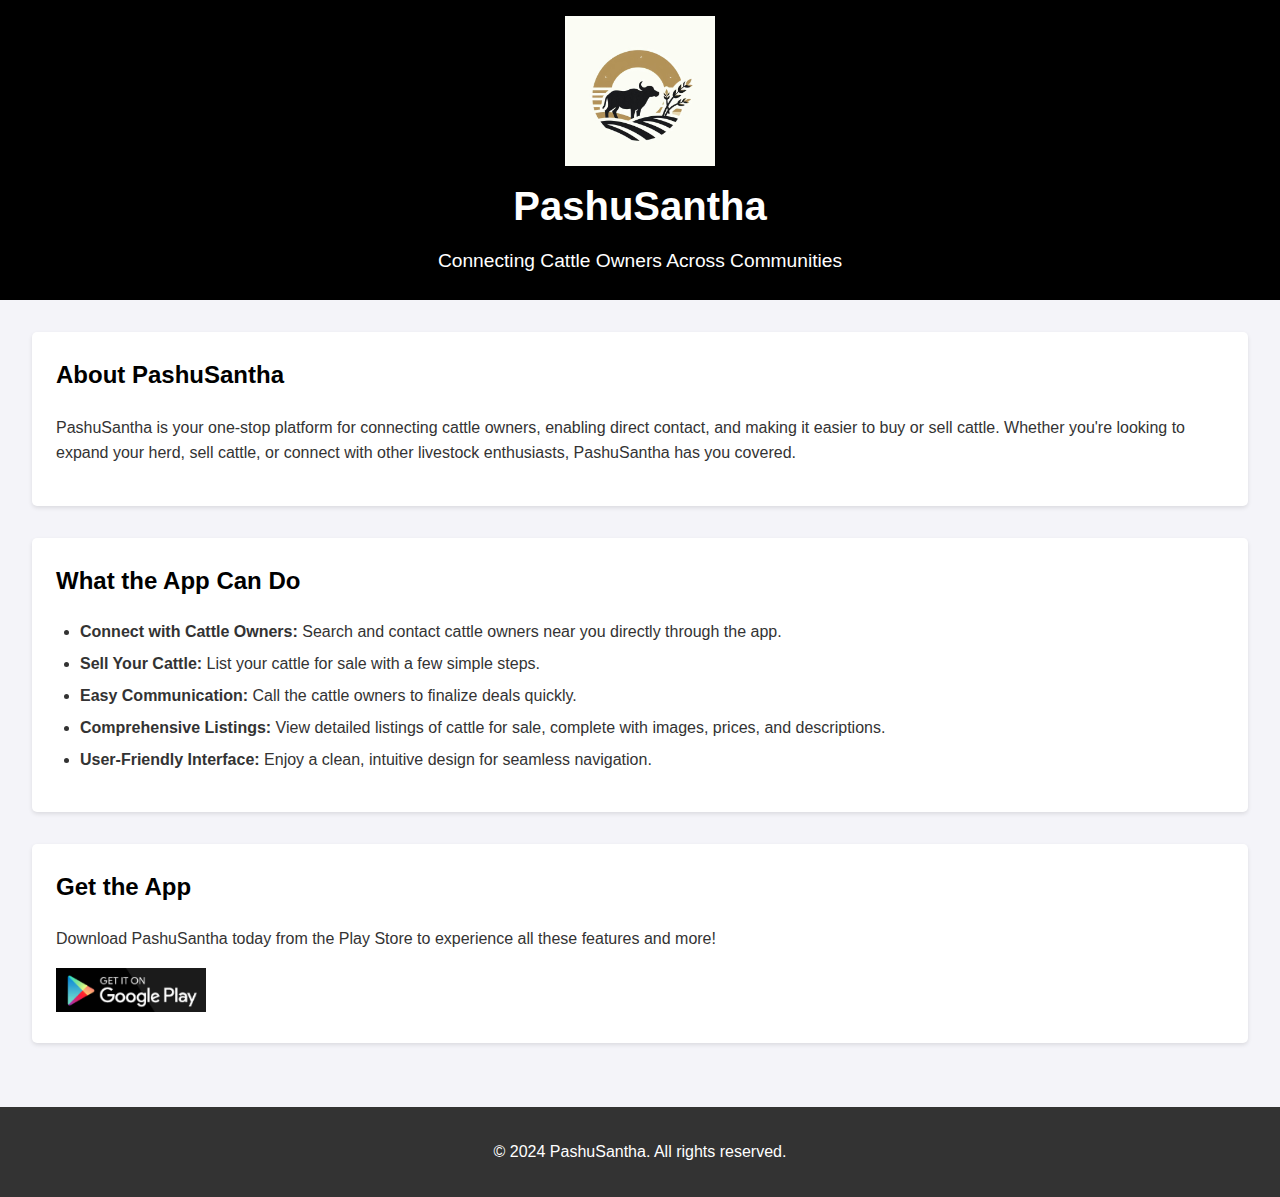
<file: pashusantha/index.html>
<!DOCTYPE html>
<html lang="en">
<head>
  <meta charset="UTF-8">
  <meta name="viewport" content="width=device-width, initial-scale=1.0">
  <title>PashuSantha</title>
  <link rel="stylesheet" href="style.css">
</head>
<body>
  <header>
    <img src="../vikrai-privacy/logo.jpg" alt="logo">
    <h1>PashuSantha</h1>
    <p>Connecting Cattle Owners Across Communities</p>
  </header>

  <main>
    <section id="about">
      <h2>About PashuSantha</h2>
      <p>
        PashuSantha is your one-stop platform for connecting cattle owners, enabling direct contact, and making it easier 
        to buy or sell cattle. Whether you're looking to expand your herd, sell cattle, or connect with other livestock 
        enthusiasts, PashuSantha has you covered.
      </p>
    </section>

    <section id="features">
      <h2>What the App Can Do</h2>
      <ul>
        <li><strong>Connect with Cattle Owners:</strong> Search and contact cattle owners near you directly through the app.</li>
        <li><strong>Sell Your Cattle:</strong> List your cattle for sale with a few simple steps.</li>
        <li><strong>Easy Communication:</strong> Call the cattle owners to finalize deals quickly.</li>
        <li><strong>Comprehensive Listings:</strong> View detailed listings of cattle for sale, complete with images, prices, and descriptions.</li>
        <li><strong>User-Friendly Interface:</strong> Enjoy a clean, intuitive design for seamless navigation.</li>
      </ul>
    </section>

    <section id="download">
      <h2>Get the App</h2>
      <p>Download PashuSantha today from the Play Store to experience all these features and more!</p>
      <a href="https://play.google.com/store/apps/details?id=com.koti9032.vikraimobile" target="_blank">
        <img src="../vikrai-privacy/animal/playstore-icon.png" alt="Download on Google Play">
      </a>
    </section>
  </main>

  <footer>
    <p>&copy; 2024 PashuSantha. All rights reserved.</p>
  </footer>
</body>
</html>
</file>
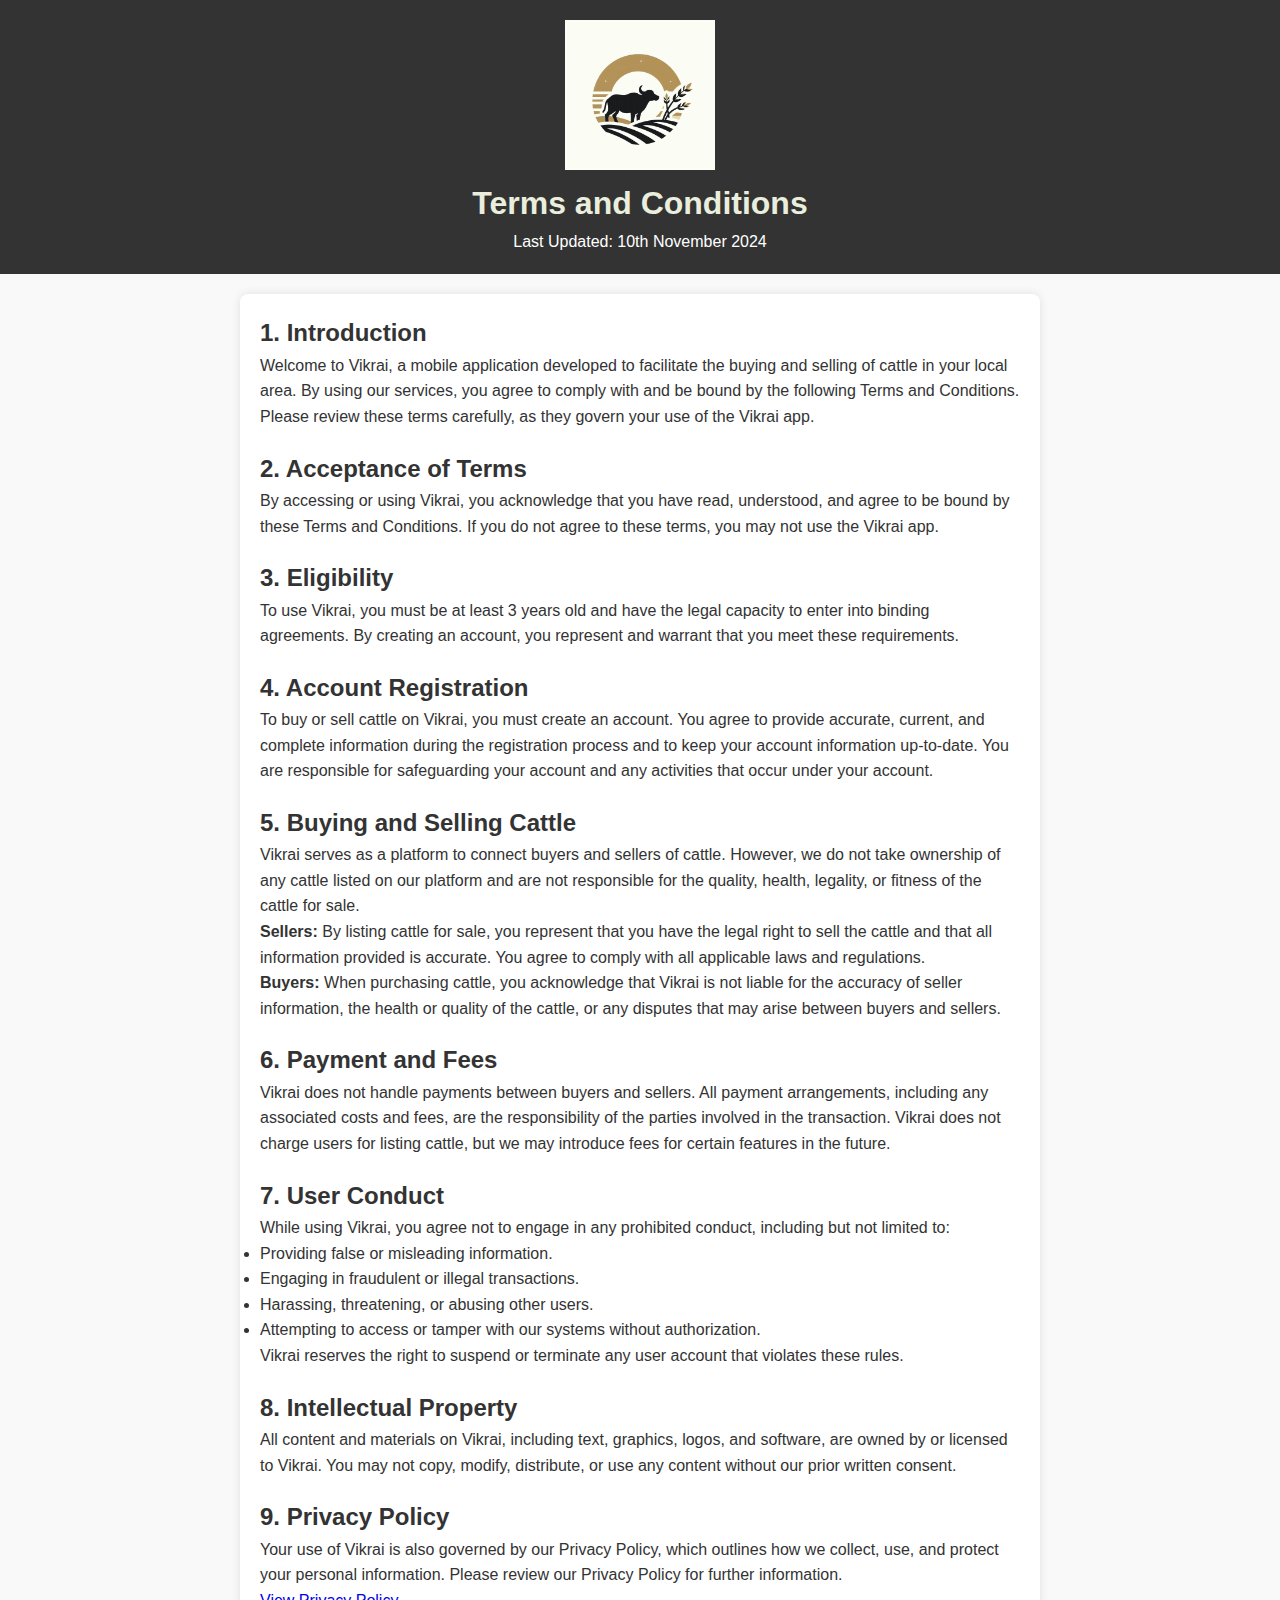
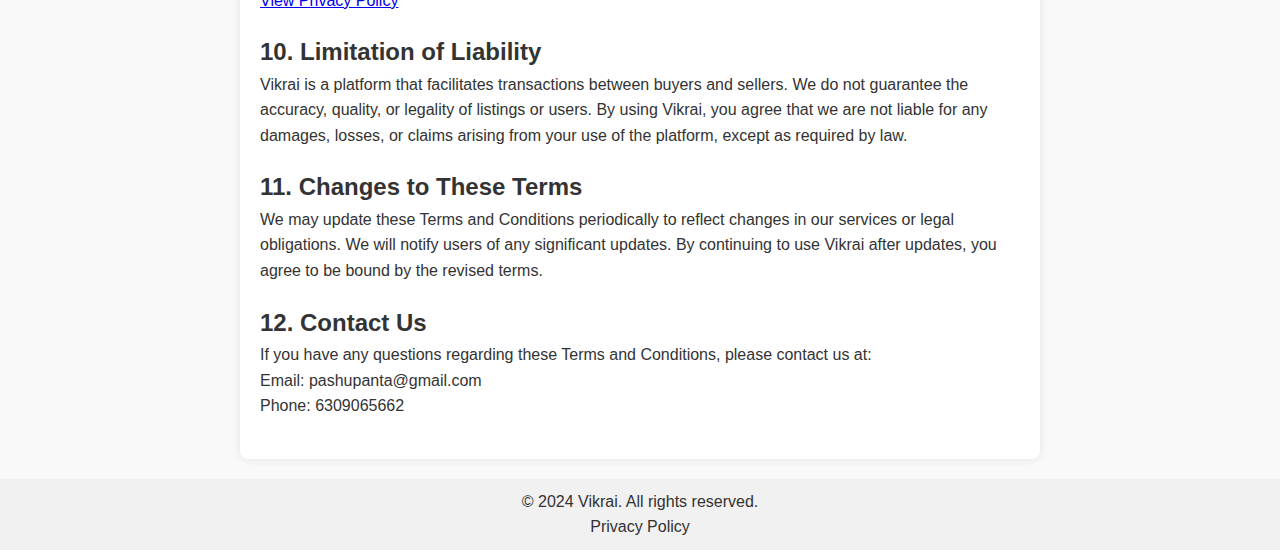
<file: vikrai-privacy/index.html>
<!DOCTYPE html>
<html lang="en">
<head>
    <meta charset="UTF-8">
    <meta name="viewport" content="width=device-width, initial-scale=1.0">
    <title>Terms and Conditions - Vikrai</title>
    <link rel="stylesheet" href="styles.css">
</head>
<body>
    <header>
        <img src="logo.jpg" alt="logo">
        <h1>Terms and Conditions</h1>
        <p>Last Updated: 10th November 2024</p>
    </header>
    <main>
        <section>
            <h2>1. Introduction</h2>
            <p>Welcome to Vikrai, a mobile application developed to facilitate the buying and selling of cattle in your local area. By using our services, you agree to comply with and be bound by the following Terms and Conditions. Please review these terms carefully, as they govern your use of the Vikrai app.</p>
        </section>

        <section>
            <h2>2. Acceptance of Terms</h2>
            <p>By accessing or using Vikrai, you acknowledge that you have read, understood, and agree to be bound by these Terms and Conditions. If you do not agree to these terms, you may not use the Vikrai app.</p>
        </section>

        <section>
            <h2>3. Eligibility</h2>
            <p>To use Vikrai, you must be at least 3 years old and have the legal capacity to enter into binding agreements. By creating an account, you represent and warrant that you meet these requirements.</p>
        </section>

        <section>
            <h2>4. Account Registration</h2>
            <p>To buy or sell cattle on Vikrai, you must create an account. You agree to provide accurate, current, and complete information during the registration process and to keep your account information up-to-date. You are responsible for safeguarding your account and any activities that occur under your account. </p>
        </section>

        <section>
            <h2>5. Buying and Selling Cattle</h2>
            <p>
                Vikrai serves as a platform to connect buyers and sellers of cattle. However, we do not take ownership of any cattle listed on our platform and are not responsible for the quality, health, legality, or fitness of the cattle for sale.
            </p>
            <p><strong>Sellers:</strong> By listing cattle for sale, you represent that you have the legal right to sell the cattle and that all information provided is accurate. You agree to comply with all applicable laws and regulations.</p>
            <p><strong>Buyers:</strong> When purchasing cattle, you acknowledge that Vikrai is not liable for the accuracy of seller information, the health or quality of the cattle, or any disputes that may arise between buyers and sellers.</p>
        </section>

        <section>
            <h2>6. Payment and Fees</h2>
            <p>Vikrai does not handle payments between buyers and sellers. All payment arrangements, including any associated costs and fees, are the responsibility of the parties involved in the transaction. Vikrai does not charge users for listing cattle, but we may introduce fees for certain features in the future.</p>
        </section>

        <section>
            <h2>7. User Conduct</h2>
            <p>While using Vikrai, you agree not to engage in any prohibited conduct, including but not limited to:</p>
            <ul>
                <li>Providing false or misleading information.</li>
                <li>Engaging in fraudulent or illegal transactions.</li>
                <li>Harassing, threatening, or abusing other users.</li>
                <li>Attempting to access or tamper with our systems without authorization.</li>
            </ul>
            <p>Vikrai reserves the right to suspend or terminate any user account that violates these rules.</p>
        </section>

        <section>
            <h2>8. Intellectual Property</h2>
            <p>All content and materials on Vikrai, including text, graphics, logos, and software, are owned by or licensed to Vikrai. You may not copy, modify, distribute, or use any content without our prior written consent.</p>
        </section>

        <section>
            <h2>9. Privacy Policy</h2>
            <p>Your use of Vikrai is also governed by our Privacy Policy, which outlines how we collect, use, and protect your personal information. Please review our Privacy Policy for further information.</p>
            <p><a href="privacy.html">View Privacy Policy</a></p>
        </section>

        <section>
            <h2>10. Limitation of Liability</h2>
            <p>Vikrai is a platform that facilitates transactions between buyers and sellers. We do not guarantee the accuracy, quality, or legality of listings or users. By using Vikrai, you agree that we are not liable for any damages, losses, or claims arising from your use of the platform, except as required by law.</p>
        </section>

        <section>
            <h2>11. Changes to These Terms</h2>
            <p>We may update these Terms and Conditions periodically to reflect changes in our services or legal obligations. We will notify users of any significant updates. By continuing to use Vikrai after updates, you agree to be bound by the revised terms.</p>
        </section>

        <section>
            <h2>12. Contact Us</h2>
            <p>If you have any questions regarding these Terms and Conditions, please contact us at:</p>
            <p>Email: pashupanta@gmail.com<br>Phone: 6309065662</p>
        </section>
    </main>

    <footer>
        <p>&copy; 2024 Vikrai. All rights reserved.</p>
        <a href="privacy.html">Privacy Policy</a>
    </footer>
</body>
</html>
</file>
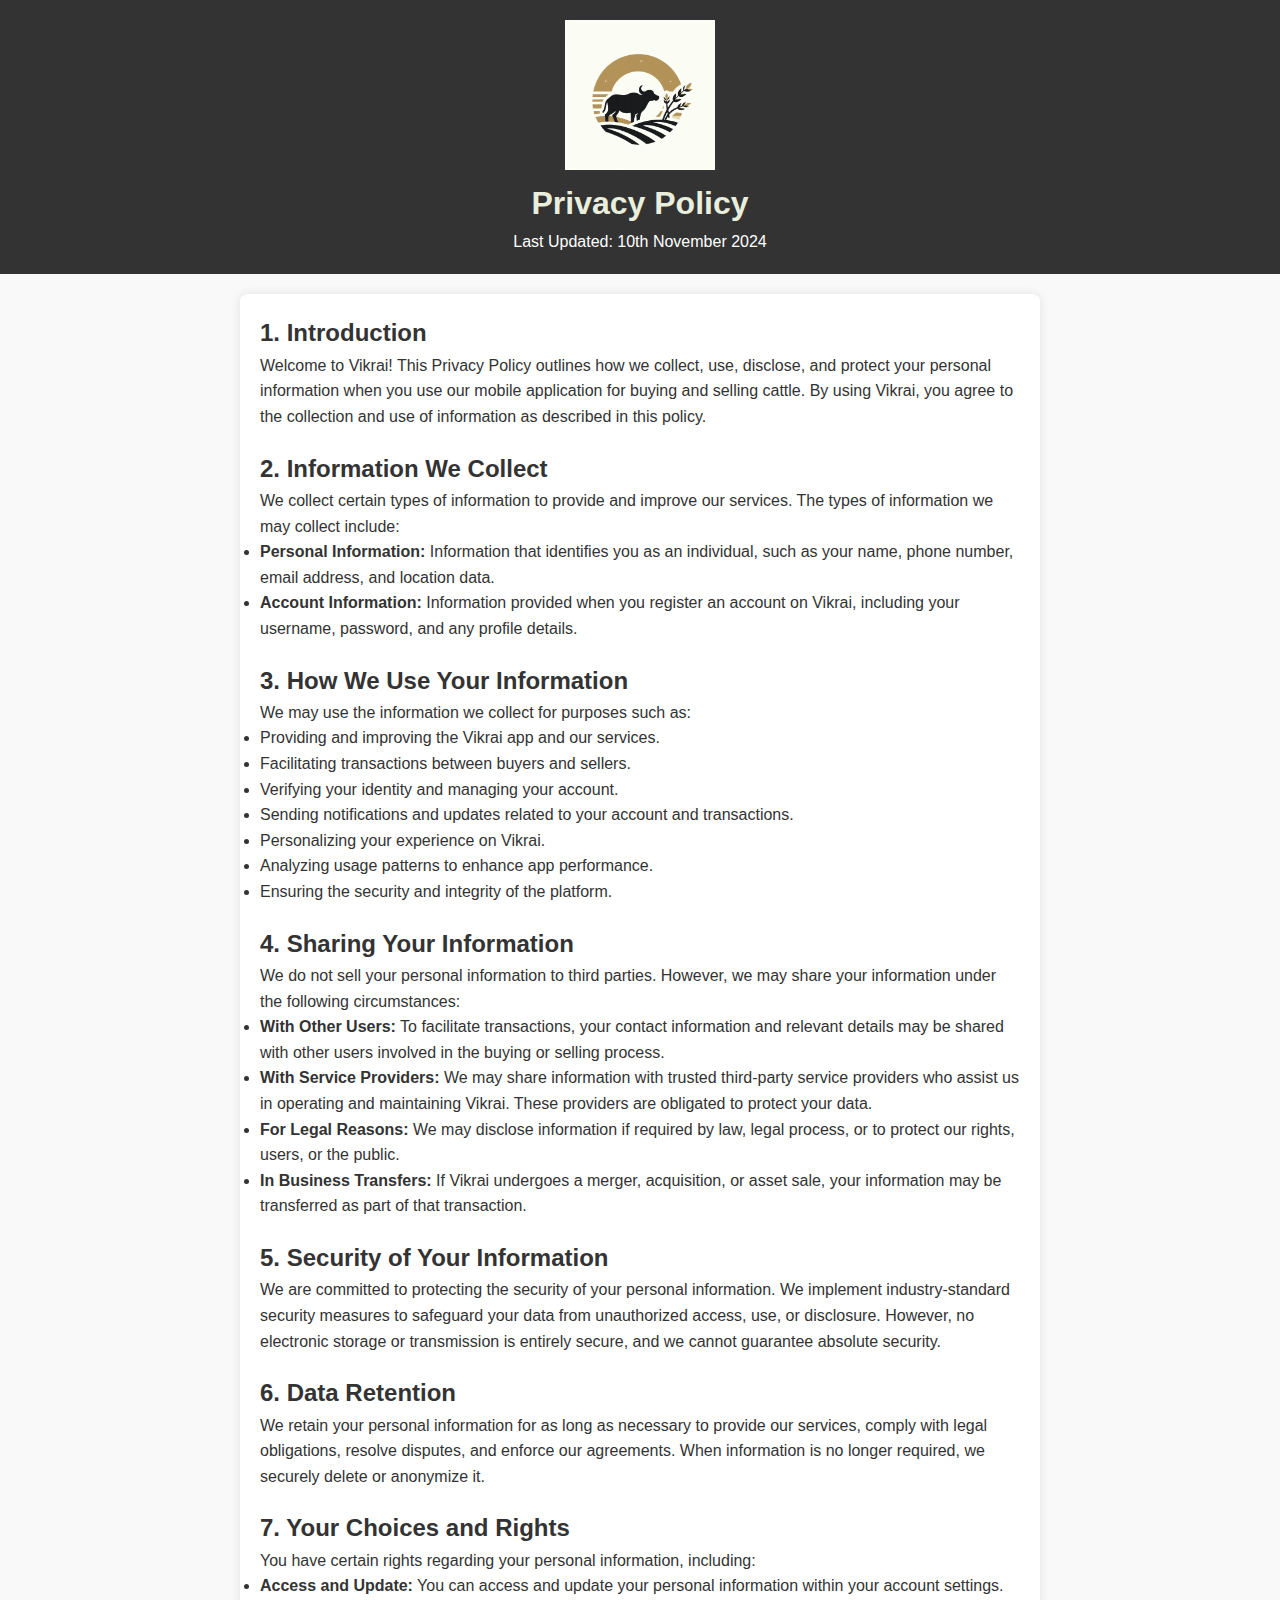
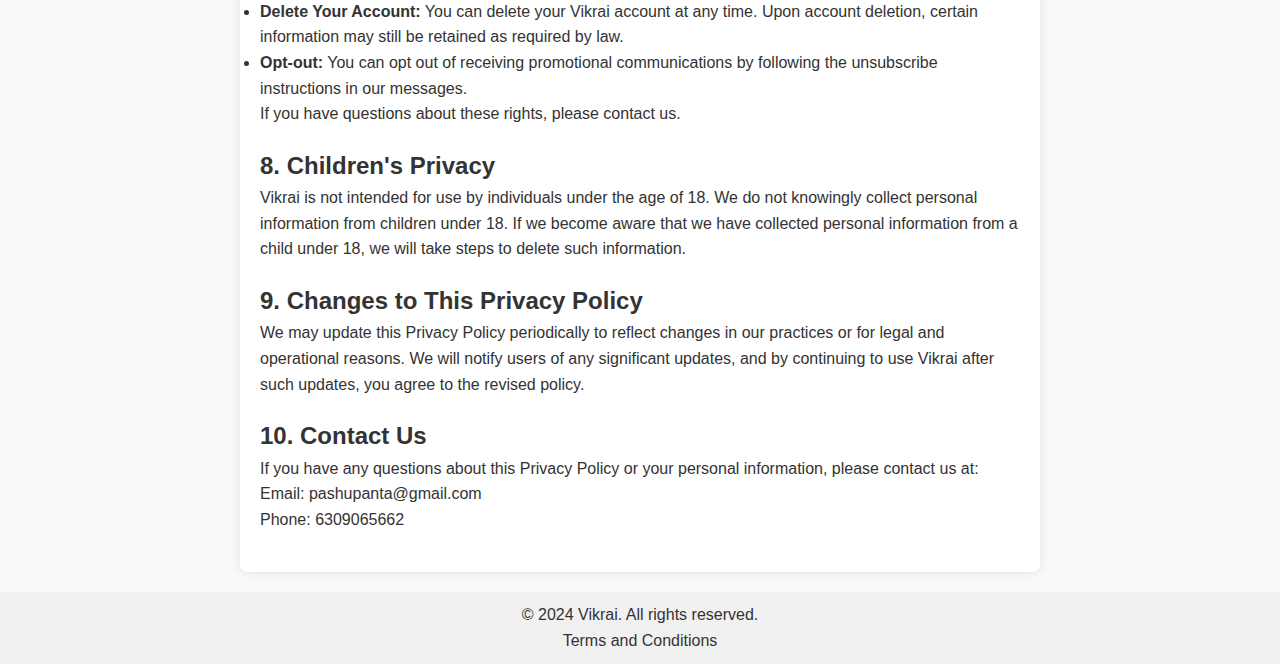
<file: vikrai-privacy/privacy.html>
<!DOCTYPE html>
<html lang="en">
<head>
    <meta charset="UTF-8">
    <meta name="viewport" content="width=device-width, initial-scale=1.0">
    <title>Privacy Policy - Vikrai</title>
    <link rel="stylesheet" href="styles.css">
</head>
<body>
    <header>
        <img src="logo.jpg" alt="logo">
        <h1>Privacy Policy</h1>
        <p>Last Updated: 10th November 2024</p>
    </header>
    <main>
        <section>
            <h2>1. Introduction</h2>
            <p>Welcome to Vikrai! This Privacy Policy outlines how we collect, use, disclose, and protect your personal information when you use our mobile application for buying and selling cattle. By using Vikrai, you agree to the collection and use of information as described in this policy.</p>
        </section>

        <section>
            <h2>2. Information We Collect</h2>
            <p>We collect certain types of information to provide and improve our services. The types of information we may collect include:</p>
            <ul>
                <li><strong>Personal Information:</strong> Information that identifies you as an individual, such as your name, phone number, email address, and location data.</li>
                <li><strong>Account Information:</strong> Information provided when you register an account on Vikrai, including your username, password, and any profile details.</li>
            </ul>
        </section>

        <section>
            <h2>3. How We Use Your Information</h2>
            <p>We may use the information we collect for purposes such as:</p>
            <ul>
                <li>Providing and improving the Vikrai app and our services.</li>
                <li>Facilitating transactions between buyers and sellers.</li>
                <li>Verifying your identity and managing your account.</li>
                <li>Sending notifications and updates related to your account and transactions.</li>
                <li>Personalizing your experience on Vikrai.</li>
                <li>Analyzing usage patterns to enhance app performance.</li>
                <li>Ensuring the security and integrity of the platform.</li>
            </ul>
        </section>

        <section>
            <h2>4. Sharing Your Information</h2>
            <p>We do not sell your personal information to third parties. However, we may share your information under the following circumstances:</p>
            <ul>
                <li><strong>With Other Users:</strong> To facilitate transactions, your contact information and relevant details may be shared with other users involved in the buying or selling process.</li>
                <li><strong>With Service Providers:</strong> We may share information with trusted third-party service providers who assist us in operating and maintaining Vikrai. These providers are obligated to protect your data.</li>
                <li><strong>For Legal Reasons:</strong> We may disclose information if required by law, legal process, or to protect our rights, users, or the public.</li>
                <li><strong>In Business Transfers:</strong> If Vikrai undergoes a merger, acquisition, or asset sale, your information may be transferred as part of that transaction.</li>
            </ul>
        </section>

        <section>
            <h2>5. Security of Your Information</h2>
            <p>We are committed to protecting the security of your personal information. We implement industry-standard security measures to safeguard your data from unauthorized access, use, or disclosure. However, no electronic storage or transmission is entirely secure, and we cannot guarantee absolute security.</p>
        </section>

        <section>
            <h2>6. Data Retention</h2>
            <p>We retain your personal information for as long as necessary to provide our services, comply with legal obligations, resolve disputes, and enforce our agreements. When information is no longer required, we securely delete or anonymize it.</p>
        </section>

        <section>
            <h2>7. Your Choices and Rights</h2>
            <p>You have certain rights regarding your personal information, including:</p>
            <ul>
                <li><strong>Access and Update:</strong> You can access and update your personal information within your account settings.</li>
                <li><strong>Delete Your Account:</strong> You can delete your Vikrai account at any time. Upon account deletion, certain information may still be retained as required by law.</li>
                <li><strong>Opt-out:</strong> You can opt out of receiving promotional communications by following the unsubscribe instructions in our messages.</li>
            </ul>
            <p>If you have questions about these rights, please contact us.</p>
        </section>

        <section>
            <h2>8. Children's Privacy</h2>
            <p>Vikrai is not intended for use by individuals under the age of 18. We do not knowingly collect personal information from children under 18. If we become aware that we have collected personal information from a child under 18, we will take steps to delete such information.</p>
        </section>

        <section>
            <h2>9. Changes to This Privacy Policy</h2>
            <p>We may update this Privacy Policy periodically to reflect changes in our practices or for legal and operational reasons. We will notify users of any significant updates, and by continuing to use Vikrai after such updates, you agree to the revised policy.</p>
        </section>

        <section>
            <h2>10. Contact Us</h2>
            <p>If you have any questions about this Privacy Policy or your personal information, please contact us at:</p>
            <p>Email: pashupanta@gmail.com<br>Phone: 6309065662</p>
        </section>
    </main>

    <footer>
        <p>&copy; 2024 Vikrai. All rights reserved.</p>
        <a href="index.html">Terms and Conditions</a>
    </footer>
</body>
</html>
</file>
<file: pashusantha/style.css>
/* General Styles */
body {
    font-family: Arial, sans-serif;
    margin: 0;
    padding: 0;
    line-height: 1.6;
    background-color: #f4f4f9;
    color: #333;
  }
  
  /* Header */
  header {
    background: black;
    color: white;
    padding: 1rem 0;
    text-align: center;
  }
  
  header h1 {
    margin: 0;
    font-size: 2.5rem;
  }
  
  header p {
    margin: 0.5rem 0;
    font-size: 1.2rem;
  }
  
  /* Main Section */
  main {
    padding: 2rem;
  }
  
  section {
    margin-bottom: 2rem;
    background: white;
    padding: 1.5rem;
    border-radius: 5px;
    box-shadow: 0 2px 4px rgba(0, 0, 0, 0.1);
  }
  
  section h2 {
    margin-top: 0;
    color: black;
  }
  
  section ul {
    padding-left: 1.5rem;
  }
  
  section ul li {
    margin-bottom: 0.5rem;
    font-size: 1rem;
    line-height: 1.5;
  }
  
  /* Play Store Section */
  #download img {
    width: 150px;
  }
  
  #download a {
    text-decoration: none;
  }
  
  footer {
    text-align: center;
    padding: 1rem;
    background: #333;
    color: white;
  }

  img {
    width: 150px; /* Adjust the size */
    height: auto;
}
</file>
<file: vikrai-privacy/styles.css>
/* Basic Reset */
* {
    margin: 0;
    padding: 0;
    box-sizing: border-box;
}

body {
    font-family: Arial, sans-serif;
    line-height: 1.6;
    color: #333;
    background-color: #f9f9f9;
}

header {
    padding: 20px;
    background-color: #333;
    color: #fff;
    text-align: center;
}

main {
    max-width: 800px;
    margin: 20px auto;
    padding: 20px;
    background-color: #fff;
    border-radius: 8px;
    box-shadow: 0 0 10px rgba(0, 0, 0, 0.1);
}

section {
    margin-bottom: 20px;
}

h2 {
    color: #333;
}

h1 {
    color: #e9eedd;
}
footer {
    text-align: center;
    margin-top: 20px;
    padding: 10px;
    background-color: #f1f1f1;
}

img {
    width: 150px; /* Adjust the size */
    height: auto;
}

footer a {
    color: #333;
    text-decoration: none;
    margin: 0 5px;
}
</file>
